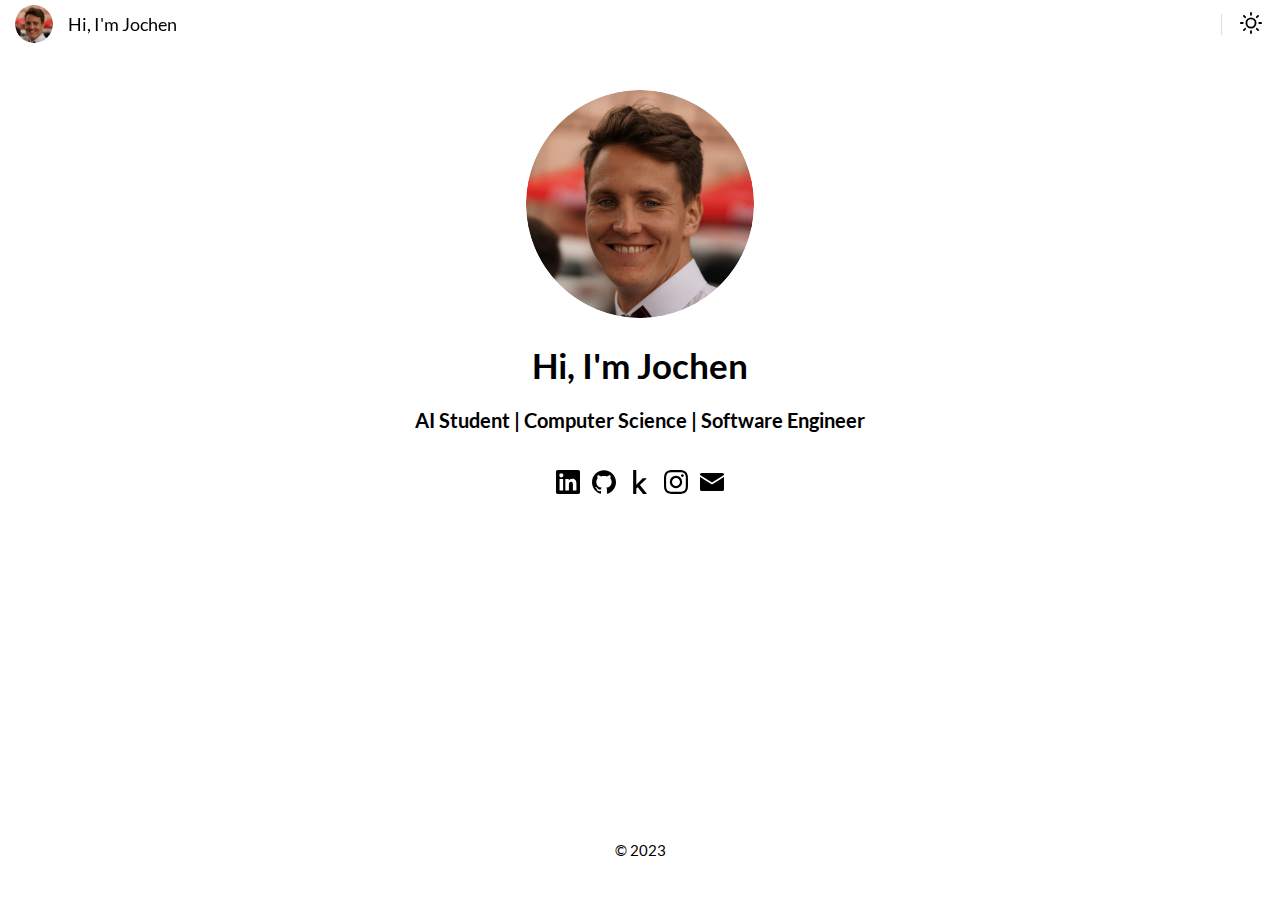
<file: index.html>
<!doctype html><html lang=en><head><meta name=generator content="Hugo 0.110.0"><meta charset=utf-8><meta name=viewport content="width=device-width,initial-scale=1"><style>:root{--accent-color:#ffa64d}</style><title>Hi, I'm Jochen</title><meta name=description content="AI Student  |  Computer Science  |  Software Engineer"><meta name=keywords content="blog,gokarna,hugo"><meta property="og:url" content="https://nejox.github.io/"><meta property="og:type" content="website"><meta property="og:title" content="Hi, I'm Jochen"><meta property="og:description" content="AI Student  |  Computer Science  |  Software Engineer"><meta property="og:image" content="/images/le_me.png"><meta name=twitter:card content="summary_large_image"><meta name=twitter:title content="Hi, I'm Jochen"><meta name=twitter:description content="AI Student  |  Computer Science  |  Software Engineer"><meta property="twitter:domain" content="https://nejox.github.io/"><meta property="twitter:url" content="https://nejox.github.io/"><meta name=twitter:image content="/images/le_me.png"><link rel=canonical href=https://nejox.github.io/><link rel=stylesheet type=text/css href=https://nejox.github.io//css/normalize.min.css media=print onload='this.media="all"'><link rel=stylesheet type=text/css href=https://nejox.github.io//css/main.css><link disabled id=dark-theme rel=stylesheet href=https://nejox.github.io//css/dark.css><script src=https://nejox.github.io//js/svg-injector.min.js></script>
<script src=https://nejox.github.io//js/feather-icons.min.js></script>
<script src=https://nejox.github.io//js/main.js></script></head><body><script type=text/javascript>setThemeByUserPref()</script><header class=header><nav class=header-nav><div class=avatar><a href=https://nejox.github.io/><img src=https://nejox.github.io//images/le_me.png alt=avatar></a></div><div class=nav-title><a class=nav-brand href=https://nejox.github.io/>Hi, I'm Jochen</a></div><div class=nav-links><span class=nav-icons-divider></span><div class="nav-link dark-theme-toggle"><span id=dark-theme-toggle-screen-reader-target class=sr-only></span>
<a><span id=theme-toggle-icon data-feather=moon></span></a></div><div class=nav-link id=hamburger-menu-toggle><span id=hamburger-menu-toggle-screen-reader-target class=sr-only>menu</span>
<a><span data-feather=menu></span></a></div><ul class="nav-hamburger-list visibility-hidden"><li class="nav-item dark-theme-toggle"><span id=dark-theme-toggle-screen-reader-target class=sr-only>theme</span>
<a><span id=theme-toggle-icon data-feather=moon></span></a></li></ul></div></nav></header><main id=content><section class=home-about><div class=avatar><img class=size-l src=https://nejox.github.io//images/le_me.png alt=avatar></div><h1>Hi, I'm Jochen</h1><h3>AI Student | Computer Science | Software Engineer</h3></section><div class=flex-break></div><section class=social-icons><ul class=social-icons-list><li class=social-icon><a href=https://www.linkedin.com/in/jochen-schmidt96/><img class=svg-inject src=https://nejox.github.io//svg/icons/linkedin.svg></a></li><li class=social-icon><a href=https://github.com/nejox><img class=svg-inject src=https://nejox.github.io//svg/icons/github.svg></a></li><li class=social-icon><a href=https://www.kaggle.com/nejoxx><img class=svg-inject src=https://nejox.github.io//svg/icons/kaggle.svg></a></li><li class=social-icon><a href=https://www.instagram.com/ne.jox/><img class=svg-inject src=https://nejox.github.io//svg/icons/instagram.svg></a></li><li class=social-icon><a href=mailto:schmidtjochen@gmx.net><img class=svg-inject src=https://nejox.github.io//svg/icons/email.svg></a></li></ul></section></main><footer class=footer><span>&copy; 2023</span></footer></body></html>
</file>
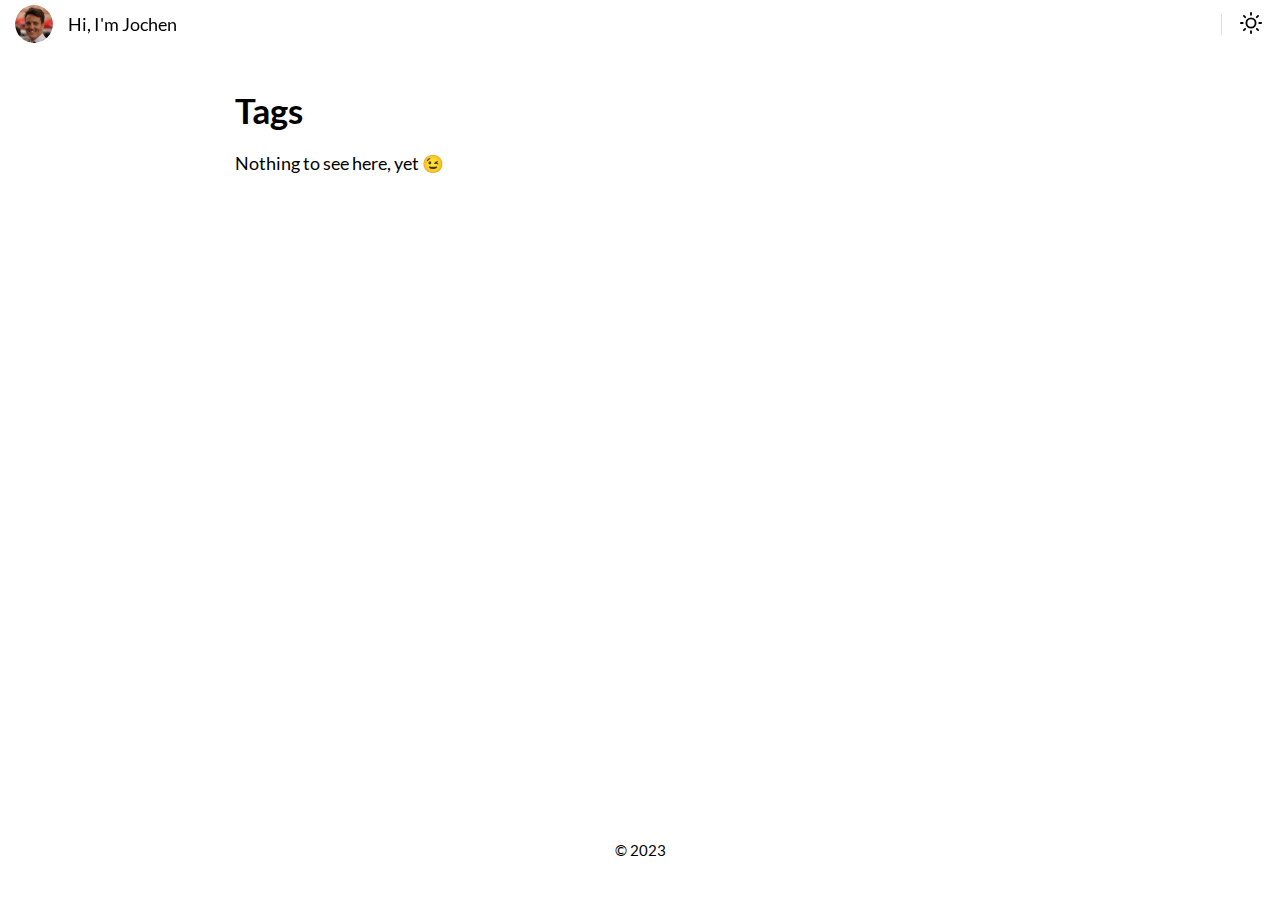
<file: categories/index.html>
<!doctype html><html lang=en><head><meta charset=utf-8><meta name=viewport content="width=device-width,initial-scale=1"><style>:root{--accent-color:#ffa64d}</style><title>Categories</title><meta name=description content="AI Student  |  Computer Science  |  Software Engineer"><meta name=keywords content="blog,gokarna,hugo"><meta property="og:url" content="https://nejox.github.io/categories/"><meta property="og:type" content="website"><meta property="og:title" content="Categories"><meta property="og:description" content="AI Student  |  Computer Science  |  Software Engineer"><meta property="og:image" content="/images/le_me.png"><meta name=twitter:card content="summary_large_image"><meta name=twitter:title content="Categories"><meta name=twitter:description content="AI Student  |  Computer Science  |  Software Engineer"><meta property="twitter:domain" content="https://nejox.github.io/categories/"><meta property="twitter:url" content="https://nejox.github.io/categories/"><meta name=twitter:image content="/images/le_me.png"><link rel=canonical href=https://nejox.github.io/categories/><link rel=stylesheet type=text/css href=https://nejox.github.io//css/normalize.min.css media=print onload='this.media="all"'><link rel=stylesheet type=text/css href=https://nejox.github.io//css/main.css><link disabled id=dark-theme rel=stylesheet href=https://nejox.github.io//css/dark.css><script src=https://nejox.github.io//js/svg-injector.min.js></script>
<script src=https://nejox.github.io//js/feather-icons.min.js></script>
<script src=https://nejox.github.io//js/main.js></script></head><body><script type=text/javascript>setThemeByUserPref()</script><header class=header><nav class=header-nav><div class=avatar><a href=https://nejox.github.io/><img src=https://nejox.github.io//images/le_me.png alt=avatar></a></div><div class=nav-title><a class=nav-brand href=https://nejox.github.io/>Hi, I'm Jochen</a></div><div class=nav-links><span class=nav-icons-divider></span><div class="nav-link dark-theme-toggle"><span id=dark-theme-toggle-screen-reader-target class=sr-only></span>
<a><span id=theme-toggle-icon data-feather=moon></span></a></div><div class=nav-link id=hamburger-menu-toggle><span id=hamburger-menu-toggle-screen-reader-target class=sr-only>menu</span>
<a><span data-feather=menu></span></a></div><ul class="nav-hamburger-list visibility-hidden"><li class="nav-item dark-theme-toggle"><span id=dark-theme-toggle-screen-reader-target class=sr-only>theme</span>
<a><span id=theme-toggle-icon data-feather=moon></span></a></li></ul></div></nav></header><main id=content><div class="container tags-list"><h1 class=list-title>Tags</h1>Nothing to see here, yet 😉</div></main><footer class=footer><span>&copy; 2023</span></footer></body></html>
</file>
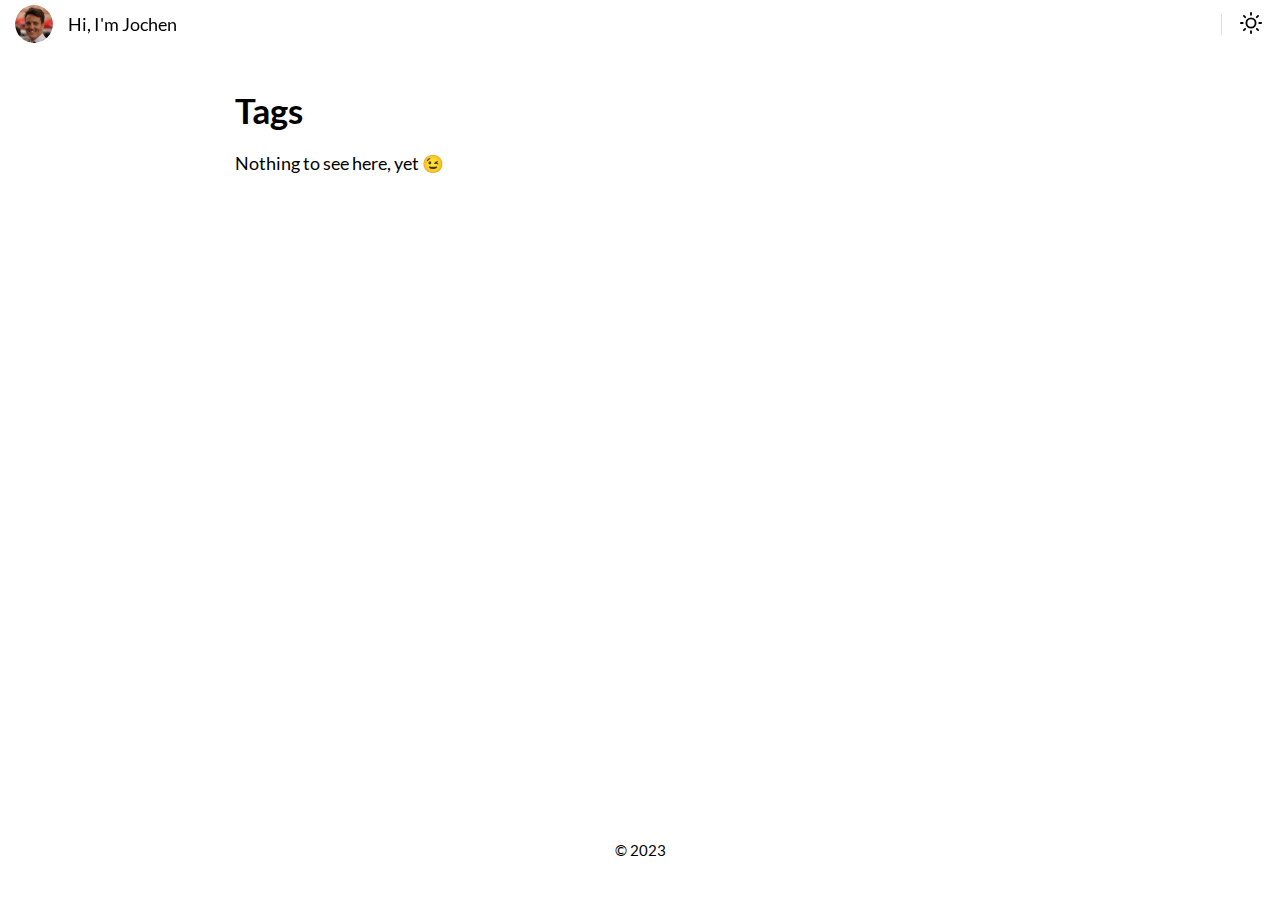
<file: tags/index.html>
<!doctype html><html lang=en><head><meta charset=utf-8><meta name=viewport content="width=device-width,initial-scale=1"><style>:root{--accent-color:#ffa64d}</style><title>Tags</title><meta name=description content="AI Student  |  Computer Science  |  Software Engineer"><meta name=keywords content="blog,gokarna,hugo"><meta property="og:url" content="https://nejox.github.io/tags/"><meta property="og:type" content="website"><meta property="og:title" content="Tags"><meta property="og:description" content="AI Student  |  Computer Science  |  Software Engineer"><meta property="og:image" content="/images/le_me.png"><meta name=twitter:card content="summary_large_image"><meta name=twitter:title content="Tags"><meta name=twitter:description content="AI Student  |  Computer Science  |  Software Engineer"><meta property="twitter:domain" content="https://nejox.github.io/tags/"><meta property="twitter:url" content="https://nejox.github.io/tags/"><meta name=twitter:image content="/images/le_me.png"><link rel=canonical href=https://nejox.github.io/tags/><link rel=stylesheet type=text/css href=https://nejox.github.io//css/normalize.min.css media=print onload='this.media="all"'><link rel=stylesheet type=text/css href=https://nejox.github.io//css/main.css><link disabled id=dark-theme rel=stylesheet href=https://nejox.github.io//css/dark.css><script src=https://nejox.github.io//js/svg-injector.min.js></script>
<script src=https://nejox.github.io//js/feather-icons.min.js></script>
<script src=https://nejox.github.io//js/main.js></script></head><body><script type=text/javascript>setThemeByUserPref()</script><header class=header><nav class=header-nav><div class=avatar><a href=https://nejox.github.io/><img src=https://nejox.github.io//images/le_me.png alt=avatar></a></div><div class=nav-title><a class=nav-brand href=https://nejox.github.io/>Hi, I'm Jochen</a></div><div class=nav-links><span class=nav-icons-divider></span><div class="nav-link dark-theme-toggle"><span id=dark-theme-toggle-screen-reader-target class=sr-only></span>
<a><span id=theme-toggle-icon data-feather=moon></span></a></div><div class=nav-link id=hamburger-menu-toggle><span id=hamburger-menu-toggle-screen-reader-target class=sr-only>menu</span>
<a><span data-feather=menu></span></a></div><ul class="nav-hamburger-list visibility-hidden"><li class="nav-item dark-theme-toggle"><span id=dark-theme-toggle-screen-reader-target class=sr-only>theme</span>
<a><span id=theme-toggle-icon data-feather=moon></span></a></li></ul></div></nav></header><main id=content><div class="container tags-list"><h1 class=list-title>Tags</h1>Nothing to see here, yet 😉</div></main><footer class=footer><span>&copy; 2023</span></footer></body></html>
</file>
